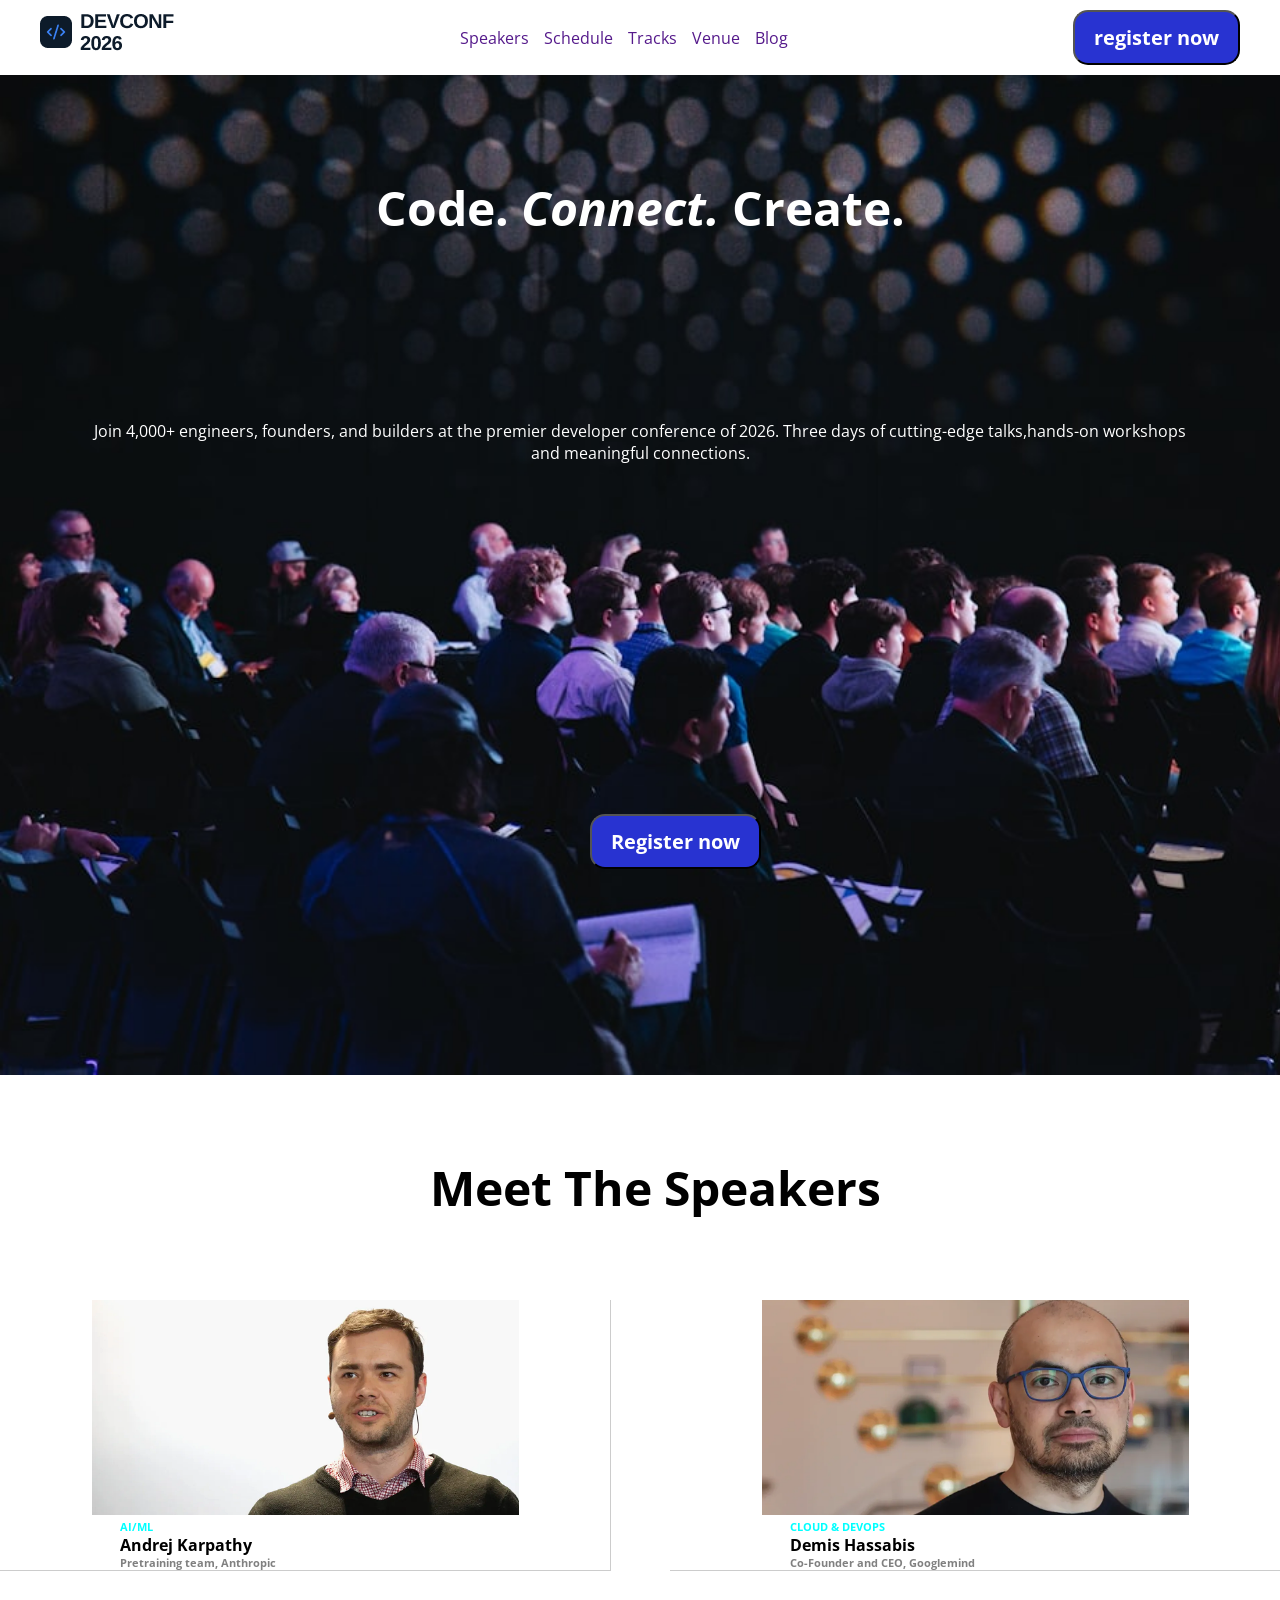
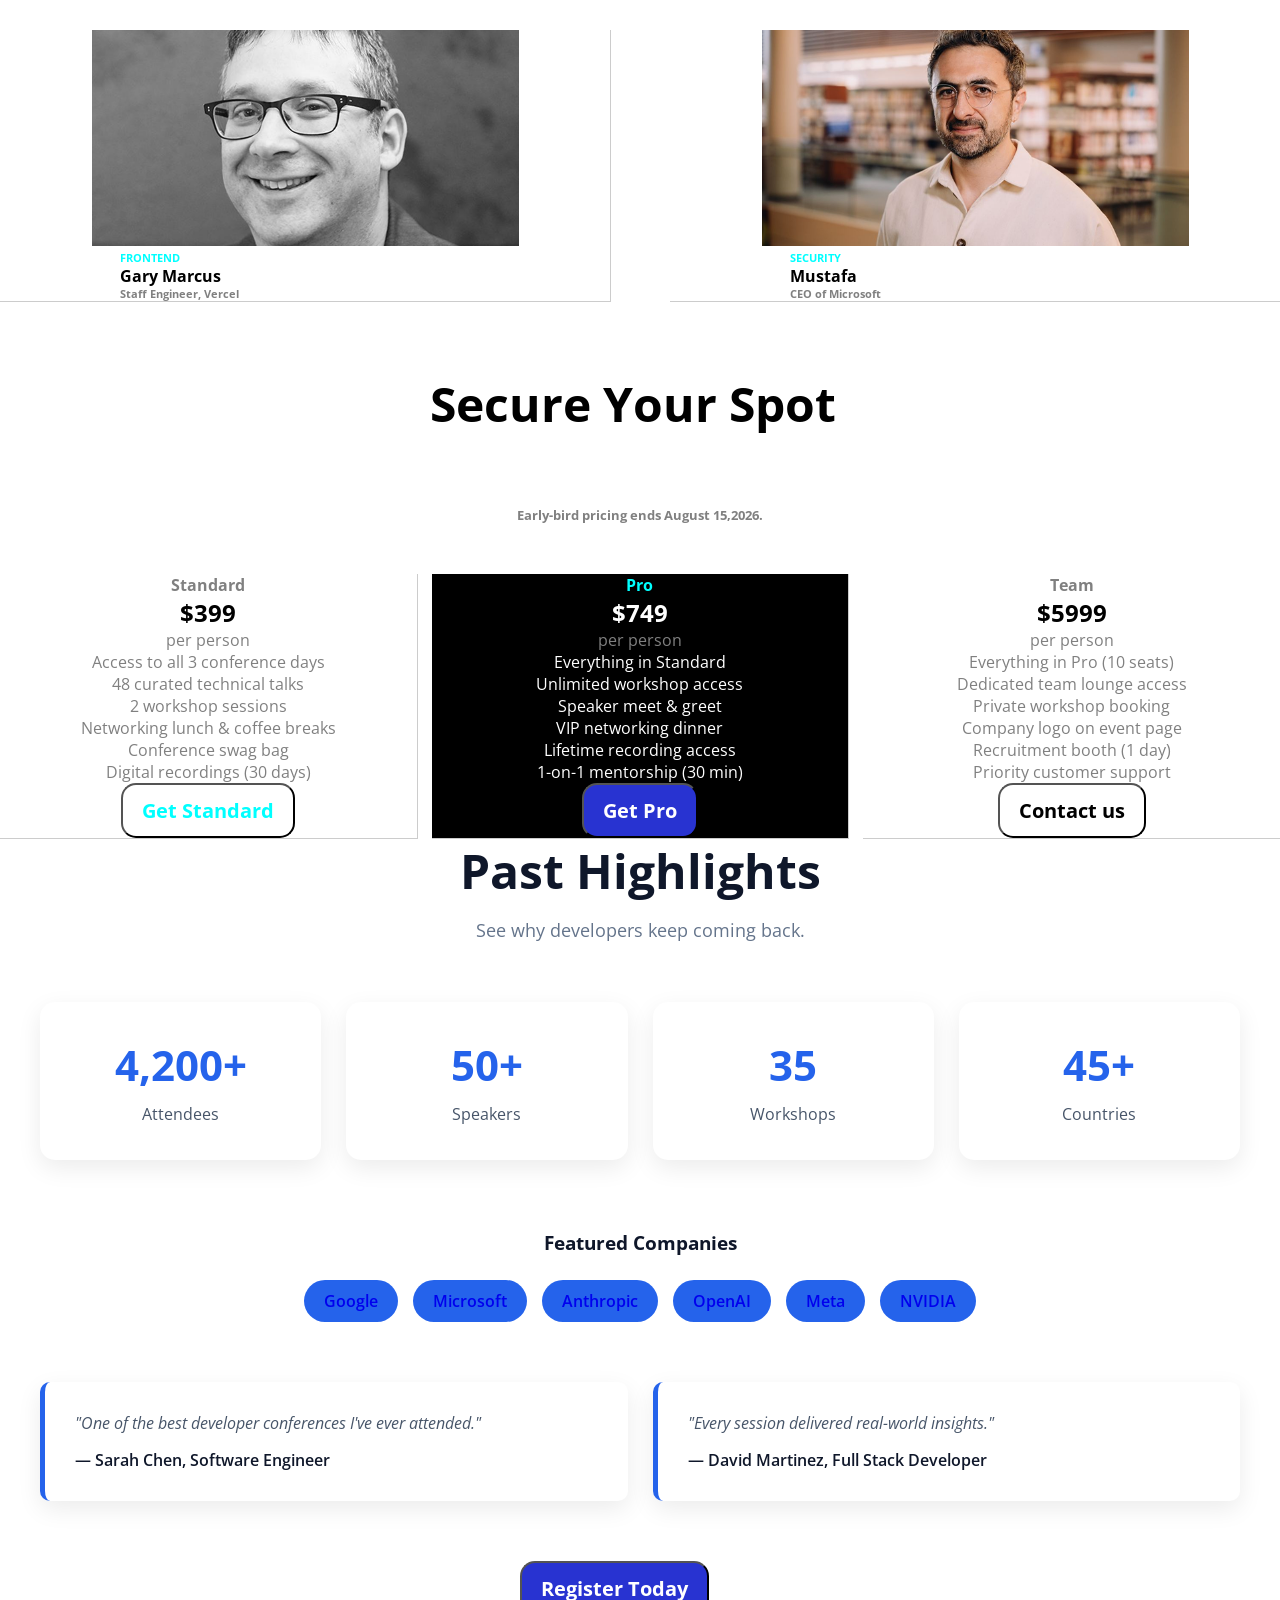
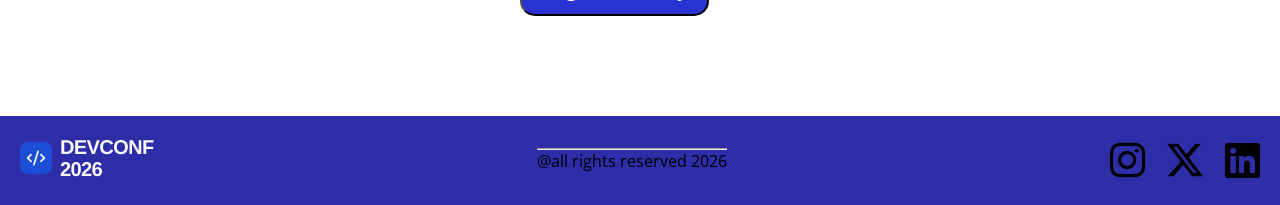
<file: index.html>
<!DOCTYPE html>
<html lang="en">
<head>
    <meta charset="UTF-8">
    <meta name="viewport" content="width=device-width, initial-scale=1.0">
    <title>first assignment</title>
    <link rel="stylesheet" href="./style.css">
    <!-- open sans -->
    <link rel="preconnect" href="https://fonts.googleapis.com">
    <link rel="preconnect" href="https://fonts.gstatic.com" crossorigin>
    <link href="https://fonts.googleapis.com/css2?family=Open+Sans:ital,wght@0,300..800;1,300..800&display=swap" rel="stylesheet">

 <!--font icons-->
    <link rel="stylesheet"
href="https://cdnjs.cloudflare.com/ajax/libs/font-awesome/6.5.2/css/all.min.css">
</head>
<body>
    <header>

     <nav>
       <div> <h2><img src="./assets/logo.png" alt="Dev Conf26"></h2> </div>
       
           <div class="container1"> 
            <ul>
            <li><a href="">Speakers</a></li>
            <li><a href="">Schedule</a></li>
            <li><a href="">Tracks</a></li>
            <li><a href="">Venue</a></li>
            <li><a href="">Blog</a></li>
            </ul>
            </div>
          <div> <button class="common-btn">register now</button> </div>
     </nav>
<!--banner-->
    </header>
    <section class="banner">
        <div class="top">
            <h1>Code. <i>Connect.</i> Create.</h1>
        </div>    
            
        <div class="art1">
            <article>Join 4,000+ engineers, founders, and builders at the premier developer conference of 2026. Three days of cutting-edge talks,hands-on workshops and meaningful connections.</article>
        </div>
        
        <div class="registerbtn">
            <button class="common-btn">Register now</button>
        </div>

    </section>
<!--speakers-->
    <section>
        <h1 class="speak">Meet The Speakers</h1>

        <div class="aboutcolumn">
            <div>
               <article class="card"> 
                <img src="./assets/andrej.png" alt="andrej">
                <h6 class="pose">AI/ML</h6>
                <h4 class="sname">Andrej Karpathy</h4>
                <h6 class="areasp">Pretraining team, Anthropic</h6>
               </article> 
            </div>
                
            <div>
               <article class="card"> 
                <img src="./assets/demis.png" alt="demis">
                <h6 class="pose">CLOUD & DEVOPS</h6>
                <h4 class="sname">Demis Hassabis</h4>
                <h6 class="areasp">Co-Founder and CEO, Googlemind</h6>
               </article>
            </div>

            <div>
              <article class="card">
                <img src="./assets/gary.png" alt="gary">
                <h6 class="pose">FRONTEND</h6>
                <h4 class="sname">Gary Marcus</h4>
                <h6 class="areasp">Staff Engineer, Vercel</h6>
              </article>
            </div>

            <div>
              <article class="card">  
                <img src="./assets/mustafa.png" alt="mustafa">
                <h6 class="pose">SECURITY</h6>
                <h4 class="sname">Mustafa</h4>
                <h6 class="areasp">CEO of Microsoft</h6>
              </article>  
            </div>

        </div>

    </section>
<!--price plans-->
    <section>
        <h1 class="spot">Secure Your Spot</h1>
        <h5 class="pricealert"> Early-bird pricing ends August 15,2026. </h5>
        <div class="priceplans">
           <article class="card">
                <div class="priceplan1">
                <h4>Standard</h4>
                <h2 style="color: black;">$399</h2>
                <p>per person</p>
                <div>
                <ul class="planlist">  
                    <li>Access to all 3 conference days</li>
                    <li>48 curated technical talks</li>
                    <li>2 workshop sessions</li>
                    <li>Networking lunch & coffee breaks</li>
                    <li>Conference swag bag</li>
                    <li>Digital recordings (30 days)</li>
                </ul>
                </div>
                <button class="common-btn2">Get Standard</button>
            
            </article>
            <article class="card">
                <div class="priceplan2">
                    <h4 style="color: cyan;">Pro</h4>
                    <h2>$749</h2>
                    <p style="color: gray;">per person</p>
                    <div>
                        <ul class="planlist">
                            <li>Everything in Standard</li>
                            <li>Unlimited workshop access</li>
                            <li>Speaker meet & greet</li>
                            <li>VIP networking dinner</li>
                            <li>Lifetime recording access</li>
                            <li>1-on-1 mentorship (30 min)</li>
                        </ul>
                    </div>
                    <button class="common-btn">Get Pro</button>
                </div>
            </article>

            <article class="card">
                <div class="priceplan1">
                <h4>Team</h4>
                <h2 style="color: black;">$5999</h2>
                <p>per person</p>
                <div>
                <ul class="planlist">  
                    <li>Everything in Pro (10 seats)</li>
                    <li>Dedicated team lounge access</li>
                    <li>Private workshop booking</li>
                    <li>Company logo on event page</li>
                    <li>Recruitment booth (1 day)</li>
                    <li>Priority customer support</li>
                </ul>
                </div>
                <button class="contactbtn">Contact us</button>
            </article>
        </div>
        </div>    
    </section>
<!--ai part-->
    <section class="past-highlights">
    <div class="container">
        <h2>Past Highlights</h2>
        <p class="section-subtitle">See why developers keep coming back.</p>

        <div class="stats-grid">
            <div class="stat-card">
                <h3>4,200+</h3>
                <p>Attendees</p>
            </div>

            <div class="stat-card">
                <h3>50+</h3>
                <p>Speakers</p>
            </div>

            <div class="stat-card">
                <h3>35</h3>
                <p>Workshops</p>
            </div>

            <div class="stat-card">
                <h3>45+</h3>
                <p>Countries</p>
            </div>
        </div>

        <h3 class="companies-title">Featured Companies</h3>

        <ul class="company-list">
            <li><a href="https://www.google.com/">Google</a></li>
            <li><a href="https://www.microsoft.com/">Microsoft</a></li>
            <li><a href="https://www.anthropic.com/">Anthropic</a></li>
            <li><a href="https://openai.com/">OpenAI</a></li>
            <li><a href="https://business.facebook.com/">Meta</a></li>
            <li><a href="https://www.nvidia.com/en-eu/">NVIDIA</a></li>
        </ul>

        <div class="testimonial-container">
            <blockquote>
                "One of the best developer conferences I've ever attended."
                <span>— Sarah Chen, Software Engineer</span>
            </blockquote>

            <blockquote>
                "Every session delivered real-world insights."
                <span>— David Martinez, Full Stack Developer</span>
            </blockquote>
        </div>

        <button class="common-btn" style="margin-left: 40%;">Register Today</button>
    </div>
</section>
<!--footer-->
<footer>
    <div>
        <img src="./assets/footer-logo.png" alt="Devconf2026"> 
    </div>
        <div>
        <hr>
        <p style="text-align: center;">@all rights reserved 2026</p>
        </div>
    <div class="socials">
        <span><i class="fa-brands fa-instagram"></i></span>
        <span><i class="fa-brands fa-x-twitter"></i></span>
        <span><i class="fa-brands fa-linkedin"></i></span>
    </div>
</footer>
</body>
</html>
</file>
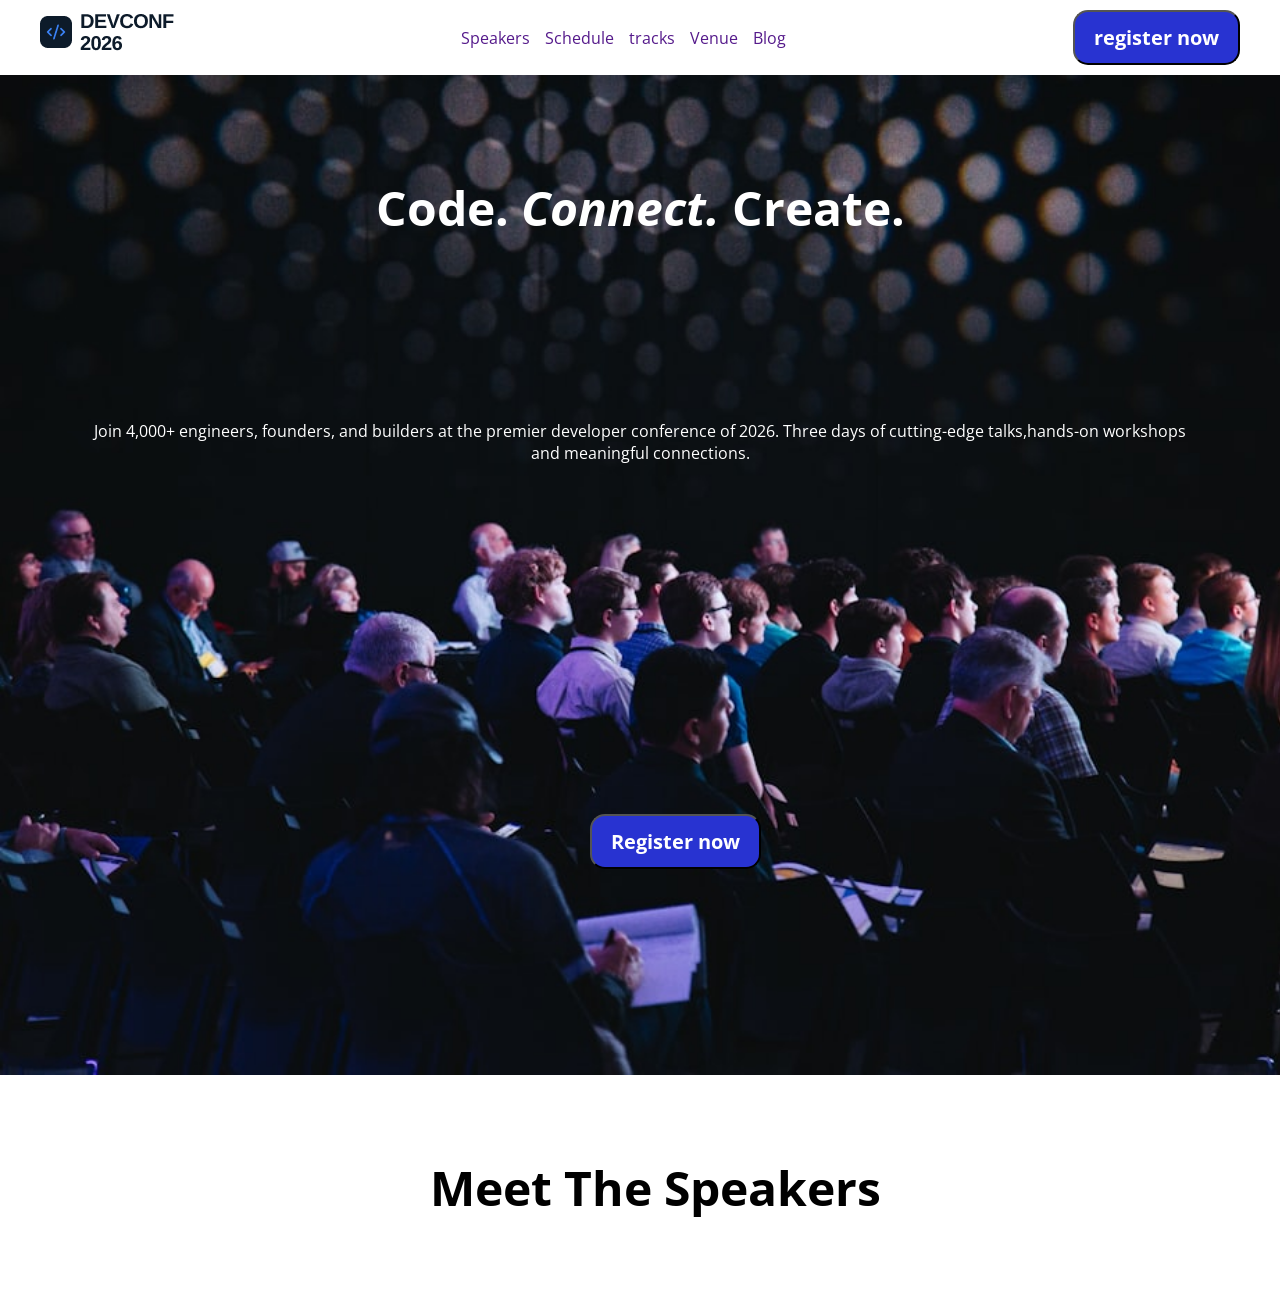
<file: assignment.html>
<!DOCTYPE html>
<html lang="en">
<head>
    <meta charset="UTF-8">
    <meta name="viewport" content="width=device-width, initial-scale=1.0">
    <title>first assignment</title>
    <link rel="stylesheet" href="./style.css">
    <!-- open sans -->
    <link rel="preconnect" href="https://fonts.googleapis.com">
    <link rel="preconnect" href="https://fonts.gstatic.com" crossorigin>
    <link href="https://fonts.googleapis.com/css2?family=Open+Sans:ital,wght@0,300..800;1,300..800&display=swap" rel="stylesheet">
</head>
<body>
    <header>

     <nav>
       <div> <h2><img src="./assets/logo.png" alt="Dev Conf26"></h2> </div>
       
           <div class="container1"> 
            <ul>
            <li><a href="">Speakers</a></li>
            <li><a href="">Schedule</a></li>
            <li><a href="">tracks</a></li>
            <li><a href="">Venue</a></li>
            <li><a href="">Blog</a></li>
            </ul>
            </div>
          <div> <button class="common-btn">register now</button> </div>
     </nav>

    </header>
    <section class="banner">
        <div class="top">
            <h1>Code. <em>Connect.</em> Create.</h1>
        </div>    
            
        <div class="art1">
            <article>Join 4,000+ engineers, founders, and builders at the premier developer conference of 2026. Three days of cutting-edge talks,hands-on workshops and meaningful connections.</article>
        </div>
        
        <div class="registerbtn">
            <button class="common-btn">Register now</button>
        </div>

    </section>

    <section>
        <h1 class="speak">Meet The Speakers</h1>

    </section>
</body>
</html>
</file>
<file: style.css>
* {
    padding: 0;
    margin: 0;
    font-family: "Open Sans", sans-serif;
}
header {
    background-color: rgb(255, 255, 255);
}

nav {
    display: flex;
    justify-content: space-between;
    max-width: 1200px;
    margin: auto;
    padding: 10px 12px;
}

.common-btn {
    background-color: rgb(40, 51, 209);
    padding: 12px 19px;
    border-radius: 15px;
    font-weight: bold;
    font-size:20px ;
    color: white;
    
}

ul {
    display: flex;
    justify-content: space-between;
    list-style: none;
    gap: 15px;
    align-items: center;
}
ul li a {
    text-decoration: none;
}


.container1 {
    flex: 1;
    display: flex;
    justify-content: center;
    gap: 30px;
    list-style: none;
}

.banner {
    background-image: url(./assets/banner.jpg);
    background-repeat: no-repeat;
    background-size: cover;
    height: 1000px;
    background-color: black;
    
}
.top {
    color: white;
    display: flex;
    justify-content: center;
    font-size: 2rem;
    text-align: center;
    padding: 100px;
}
.art1 {
    color: white;
    margin: 80px;
    text-align: center;
}

.registerbtn {
    margin: 350px;
    margin-left: 590px;
}
.speak {
    font-size: 3rem;
    margin: 80px;
    margin-left: 430px;
}

.aboutcolumn {

display: grid;
gap: 60px;
grid-template-columns: repeat(2, 1fr);
text-align: center;
}

.aboutcolumn img{
    height: 100%;
    width: 70%;

}

.pose{
    text-align: left;
    gap: 30px;
    color: aqua;
    margin-left: 120px;
}

.sname{
    text-align: left;
    gap: 30px;
    margin-left:  120px;
    color: black;
} 

.areasp{
        text-align: left;
    gap: 30px;
    margin-left:  120px;
    color: gray;
}

.card{
    box-shadow: 0.3px 0.3px 0.3px 0.3px rgba(0, 0, 0, 0.2);
}

.spot{
        font-size: 3rem;
    margin: 70px;
    margin-left: 430px;
}
.pricealert{
        margin: 50px;
    text-align: center;
    color: gray;
}

.label{

}
.priceplan1{
color: gray;
}
.priceplans{
    display: grid;
gap: 15px;
grid-template-columns: repeat(3, 1fr);
text-align: center;
}
.common-btn2{
        padding: 12px 19px;
    border-radius: 15px;
    font-weight: bold;
    font-size:20px ;
    color: aqua;
    background-color: white;
}
.priceplan2{
    background-color: black;
    color: white;
}
.planlist{
display: list-item;
}
.contactbtn{
    background-color: white;
    color: black;
    padding: 12px 19px;
    border-radius: 15px;
    font-weight: bold;
    font-size:20px ;
}
AI sect
.past-highlights {
    padding: 100px 20px;
    background: #f8fafc;
}

.container {
    max-width: 1200px;
    margin: 0 auto;
}

.past-highlights h2 {
    text-align: center;
    font-size: 3rem;
    color: #0f172a;
    margin-bottom: 15px;
}

.section-subtitle {
    text-align: center;
    color: #64748b;
    font-size: 1.1rem;
    margin-bottom: 60px;
}

.stats-grid {
    display: grid;
    grid-template-columns: repeat(auto-fit, minmax(220px, 1fr));
    gap: 25px;
    margin-bottom: 70px;
}

.stat-card {
    background: white;
    padding: 35px;
    border-radius: 15px;
    text-align: center;
    box-shadow: 0 8px 25px rgba(0,0,0,.08);
    transition: .3s;
}

.stat-card:hover {
    transform: translateY(-8px);
}

.stat-card h3 {
    font-size: 2.6rem;
    color: #2563eb;
    margin-bottom: 10px;
}

.stat-card p {
    color: #475569;
}

.companies-title {
    text-align: center;
    margin-bottom: 25px;
    color: #0f172a;
}

.company-list {
    display: flex;
    justify-content: center;
    flex-wrap: wrap;
    gap: 15px;
    list-style: none;
    margin-bottom: 60px;
    padding: 0;
}

.company-list li {
    background: #2563eb;
    color: white;
    padding: 10px 20px;
    border-radius: 30px;
    font-weight: 600;
}

.testimonial-container {
    display: grid;
    grid-template-columns: repeat(auto-fit, minmax(320px,1fr));
    gap: 25px;
    margin-bottom: 60px;
}

.testimonial-container blockquote {
    background: white;
    padding: 30px;
    border-left: 5px solid #2563eb;
    border-radius: 10px;
    font-style: italic;
    color: #475569;
    box-shadow: 0 8px 25px rgba(0,0,0,.08);
}

.testimonial-container span {
    display: block;
    margin-top: 15px;
    font-style: normal;
    font-weight: 600;
    color: #0f172a;
}

footer {
    margin-top: 100px;
    background-color: rgb(45, 45, 168);
    display: flex;
    justify-content: space-between;
    align-items: center;
    padding: 20px;
}
.socials {
     display: flex;
    gap: 20px;  
}
.socials i{
    font-size: 40px;
}
</file>
